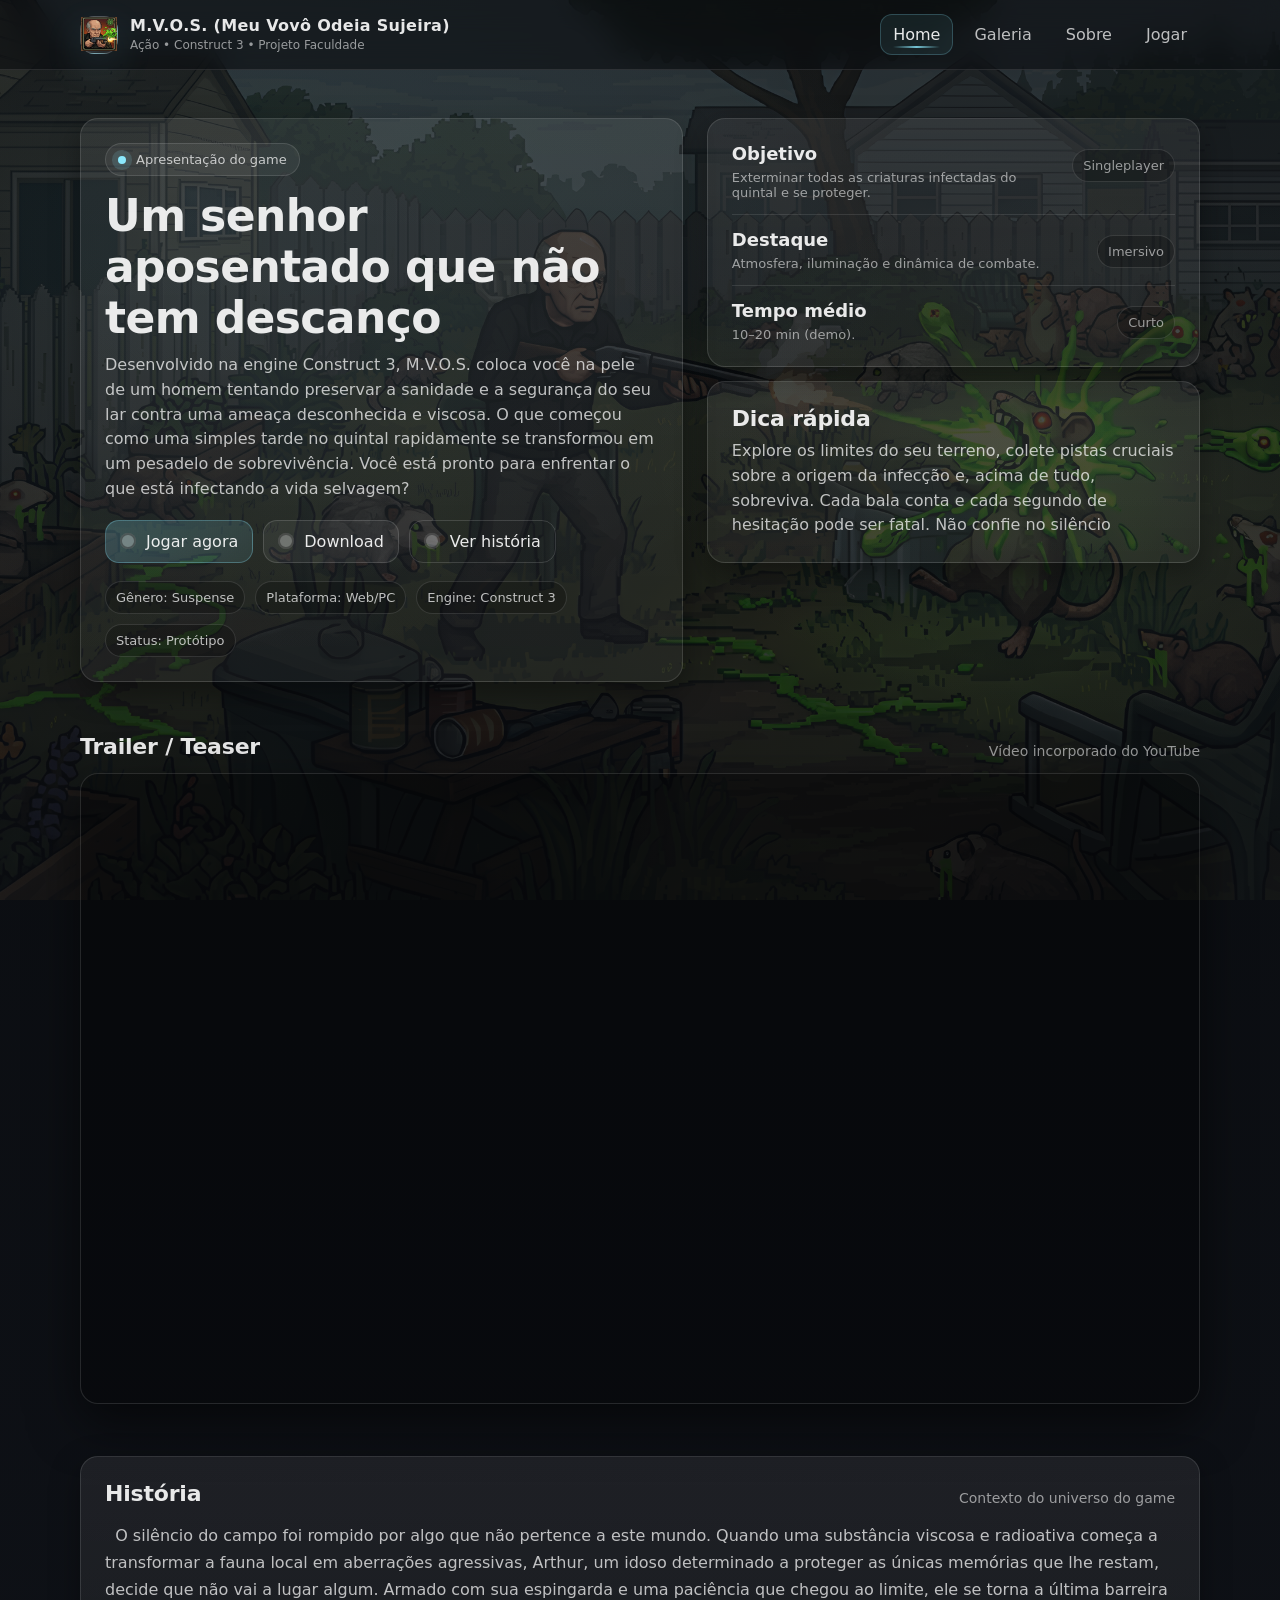
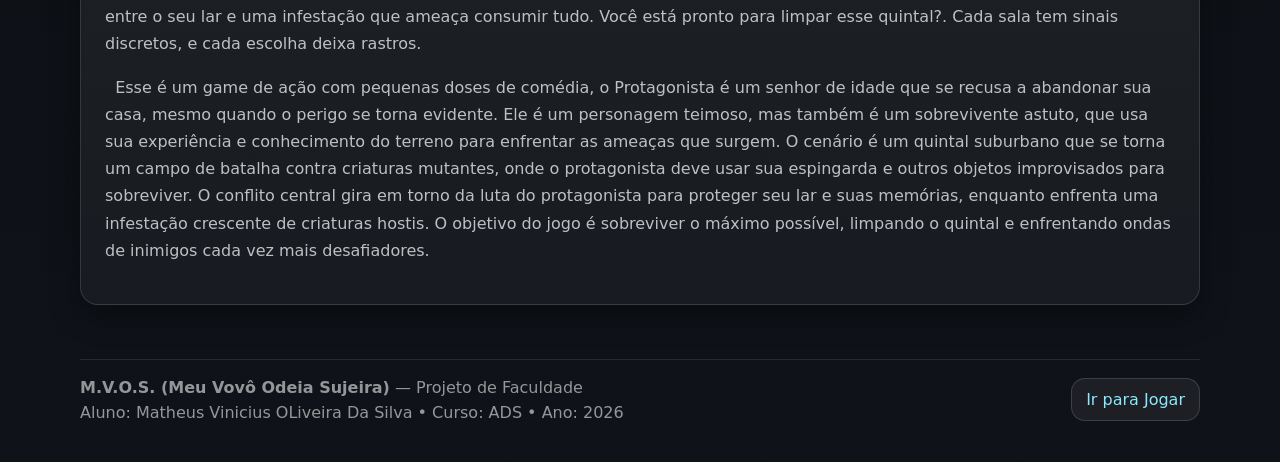
<file: index.html>
<!doctype html>
<html lang="pt-br">
  <head>
    <meta charset="utf-8" />
    <meta name="viewport" content="width=device-width,initial-scale=1" />
    <meta name="theme-color" content="#0b0d10" />
    <title>Projeto do Jogo M.V.O.S | Home</title>
    <link rel="stylesheet" href="./style.css" />
    <script defer src="./assets/js/main.js"></script>
  </head>

  <body>

    <header class="topbar" data-topbar>
      <div class="container topbar__inner">
        <a class="brand" href="./index.html" data-nav-link>
          <span class="brand__mark" aria-hidden="true">
            <img src="./assets/img/logo.png" alt="Logo do Jogo" />
          </span>
          <span class="brand__text">
            <span class="brand__title">M.V.O.S. (Meu Vovô Odeia Sujeira)</span>
            <span class="brand__tag">Ação • Construct 3 • Projeto Faculdade</span>
          </span>
        </a>

        <button class="nav__toggle" type="button" data-nav-toggle aria-expanded="false" aria-controls="nav">
          Menu
        </button>

        <nav id="nav" class="nav" aria-label="Navegação principal">
          <a href="./index.html" aria-current="page" data-nav-link>Home</a>
          <a href="./galeria.html" data-nav-link>Galeria</a>
          <a href="./sobre.html" data-nav-link>Sobre</a>
          <a href="./jogar.html" data-nav-link>Jogar</a>
        </nav>
      </div>
    </header>

    <main>

      <section class="hero">
        <div class="container hero__grid">
          <article class="card card--padded reveal">
            <span class="eyebrow"><span class="dot" aria-hidden="true"></span> Apresentação do game</span>
            <h1>Um senhor aposentado que não tem descanço</h1>
            <p>
              Desenvolvido na engine Construct 3, M.V.O.S. coloca você na pele de um homem tentando preservar a sanidade e a segurança do seu lar contra uma ameaça desconhecida e viscosa.
              O que começou como uma simples tarde no quintal rapidamente se transformou em um pesadelo de sobrevivência. Você está pronto para enfrentar o que está infectando a vida selvagem?
            </p>

            <div class="actions">
              <a class="btn btn--primary" href="./jogar.html">
                <span class="btn__icon" aria-hidden="true"></span>
                Jogar agora
              </a>
              <a class="btn" href="./downloads/seu-jogo.zip" download>
                <span class="btn__icon" aria-hidden="true"></span>
                Download
              </a>
              <a class="btn btn--ghost" href="#historia">
                <span class="btn__icon" aria-hidden="true"></span>
                Ver história
              </a>
            </div>

            <div class="meta">
              <span class="chip">Gênero: Suspense</span>
              <span class="chip">Plataforma: Web/PC</span>
              <span class="chip">Engine: Construct 3</span>
              <span class="chip">Status: Protótipo</span>
            </div>
          </article>

          <aside class="hero__aside">
            <div class="card card--padded reveal">
              <div class="stat">
                <div>
                  <strong>Objetivo</strong>
                  <span>Exterminar todas as criaturas infectadas do quintal e se proteger.</span>
                </div>
                <span class="chip">Singleplayer</span>
              </div>
              <div class="divider"></div>
              <div class="stat">
                <div>
                  <strong>Destaque</strong>
                  <span>Atmosfera, iluminação e dinâmica de combate.</span>
                </div>
                <span class="chip">Imersivo</span>
              </div>
              <div class="divider"></div>
              <div class="stat">
                <div>
                  <strong>Tempo médio</strong>
                  <span>10–20 min (demo).</span>
                </div>
                <span class="chip">Curto</span>
              </div>
            </div>

            <div class="card card--padded reveal">
              <h2 class="section__title" style="margin:0 0 8px;">Dica rápida</h2>
              <p class="prose" style="margin:0;">
                Explore os limites do seu terreno, colete pistas cruciais sobre a origem da infecção e, acima de tudo, sobreviva. 
                Cada bala conta e cada segundo de hesitação pode ser fatal. Não confie no silêncio
              </p>
            </div>
          </aside>
        </div>
      </section>


      <section class="section">
        <div class="container">
          <header class="section__head reveal">
            <h2 class="section__title">Trailer / Teaser</h2>
            <p class="section__hint">Vídeo incorporado do YouTube</p>
          </header>

          <div class="video reveal" role="region" aria-label="Vídeo do YouTube">
            <div class="video__ratio">
              <iframe
                src="https://www.youtube-nocookie.com/embed/im3xshpy_yk"
                title="Trailer do jogo"
                allow="accelerometer; autoplay; clipboard-write; encrypted-media; gyroscope; picture-in-picture; web-share"
                allowfullscreen
              ></iframe>
            </div>
          </div>
        </div>
      </section>

      <section class="section" id="historia">
        <div class="container">
          <article class="card card--padded reveal">
            <header class="section__head" style="margin-bottom:10px;">
              <h2 class="section__title">História</h2>
              <p class="section__hint">Contexto do universo do game</p>
            </header>
            <div class="prose">
              <p>
                &nbsp;&nbsp;O silêncio do campo foi rompido por algo que não pertence a este mundo. 
                Quando uma substância viscosa e radioativa começa a transformar a fauna local em aberrações agressivas, Arthur, um idoso determinado a proteger as únicas memórias que lhe restam, decide que não vai a lugar algum.
                Armado com sua espingarda e uma paciência que chegou ao limite, ele se torna a última barreira entre o seu lar e uma infestação que ameaça consumir tudo.
                Você está pronto para limpar esse quintal?. Cada sala tem sinais discretos, e cada escolha deixa rastros.
              </p>
              <p>
                &nbsp;&nbsp;Esse é um game de ação com pequenas doses de comédia, o Protagonista é um senhor de idade que se recusa a abandonar sua casa, mesmo quando o perigo se torna evidente. 
                Ele é um personagem teimoso, mas também é um sobrevivente astuto, que usa sua experiência e conhecimento do terreno para enfrentar as ameaças que surgem.
                O cenário é um quintal suburbano que se torna um campo de batalha contra criaturas mutantes, onde o protagonista deve usar sua espingarda e outros objetos improvisados para sobreviver.
                O conflito central gira em torno da luta do protagonista para proteger seu lar e suas memórias, enquanto enfrenta uma infestação crescente de criaturas hostis. 
                O objetivo do jogo é sobreviver o máximo possível, limpando o quintal e enfrentando ondas de inimigos cada vez mais desafiadores.
              </p>

            </div>
          </article>
        </div>
      </section>
    </main>


    <footer class="footer">
      <div class="container footer__grid">
        <div>
          <div><b>M.V.O.S. (Meu Vovô Odeia Sujeira)</b> — Projeto de Faculdade</div>
          <div style="margin-top:6px;">Aluno: Matheus Vinicius OLiveira Da Silva • Curso: ADS • Ano: 2026</div>
        </div>
        <div>
          <a class="btn" href="./jogar.html">Ir para Jogar</a>
        </div>
      </div>
    </footer>
  </body>
</html>

<!--─▄▀▀▀▀▄─█──█────▄▀▀█─▄▀▀▀▀▄─█▀▀▄
    ─█────█─█──█────█────█────█─█──█
    ─█────█─█▀▀█────█─▄▄─█────█─█──█
    ─▀▄▄▄▄▀─█──█────▀▄▄█─▀▄▄▄▄▀─█▄▄▀
    ────────────────────────────────
    ─────────▄██████▀▀▀▀▀▀▄
    ─────▄█████████▄───────▀▀▄▄
    ──▄█████████████───────────▀▀▄
    ▄██████████████─▄▀───▀▄─▀▄▄▄──▀▄
    ███████████████──▄▀─▀▄▄▄▄▄▄────█
    █████████████████▀█──▄█▄▄▄──────█
    ███████████──█▀█──▀▄─█─█─█───────█
    ████████████████───▀█─▀██▄▄──────█
    █████████████████──▄─▀█▄─────▄───█
    █████████████████▀███▀▀─▀▄────█──█
    ████████████████──────────█──▄▀──█
    ████████████████▄▀▀▀▀▀▀▄──█──────█
    ████████████████▀▀▀▀▀▀▀▄──█──────█
    ▀████████████████▀▀▀▀▀▀──────────█
    ──███████████████▀▀─────█──────▄▀
    ──▀█████████████────────█────▄▀
    ────▀████████████▄───▄▄█▀─▄█▀
    ──────▀████████████▀▀▀──▄███
    ──────████████████████████─█
    ─────████████████████████──█
    ────████████████████████───█
    ────██████████████████─────█
    ────██████████████████─────█
    ────██████████████████─────█
    ────██████████████████─────█
    ────██████████████████▄▄▄▄▄█
    BY MVOS.DEVELOPER
    -->
</file>
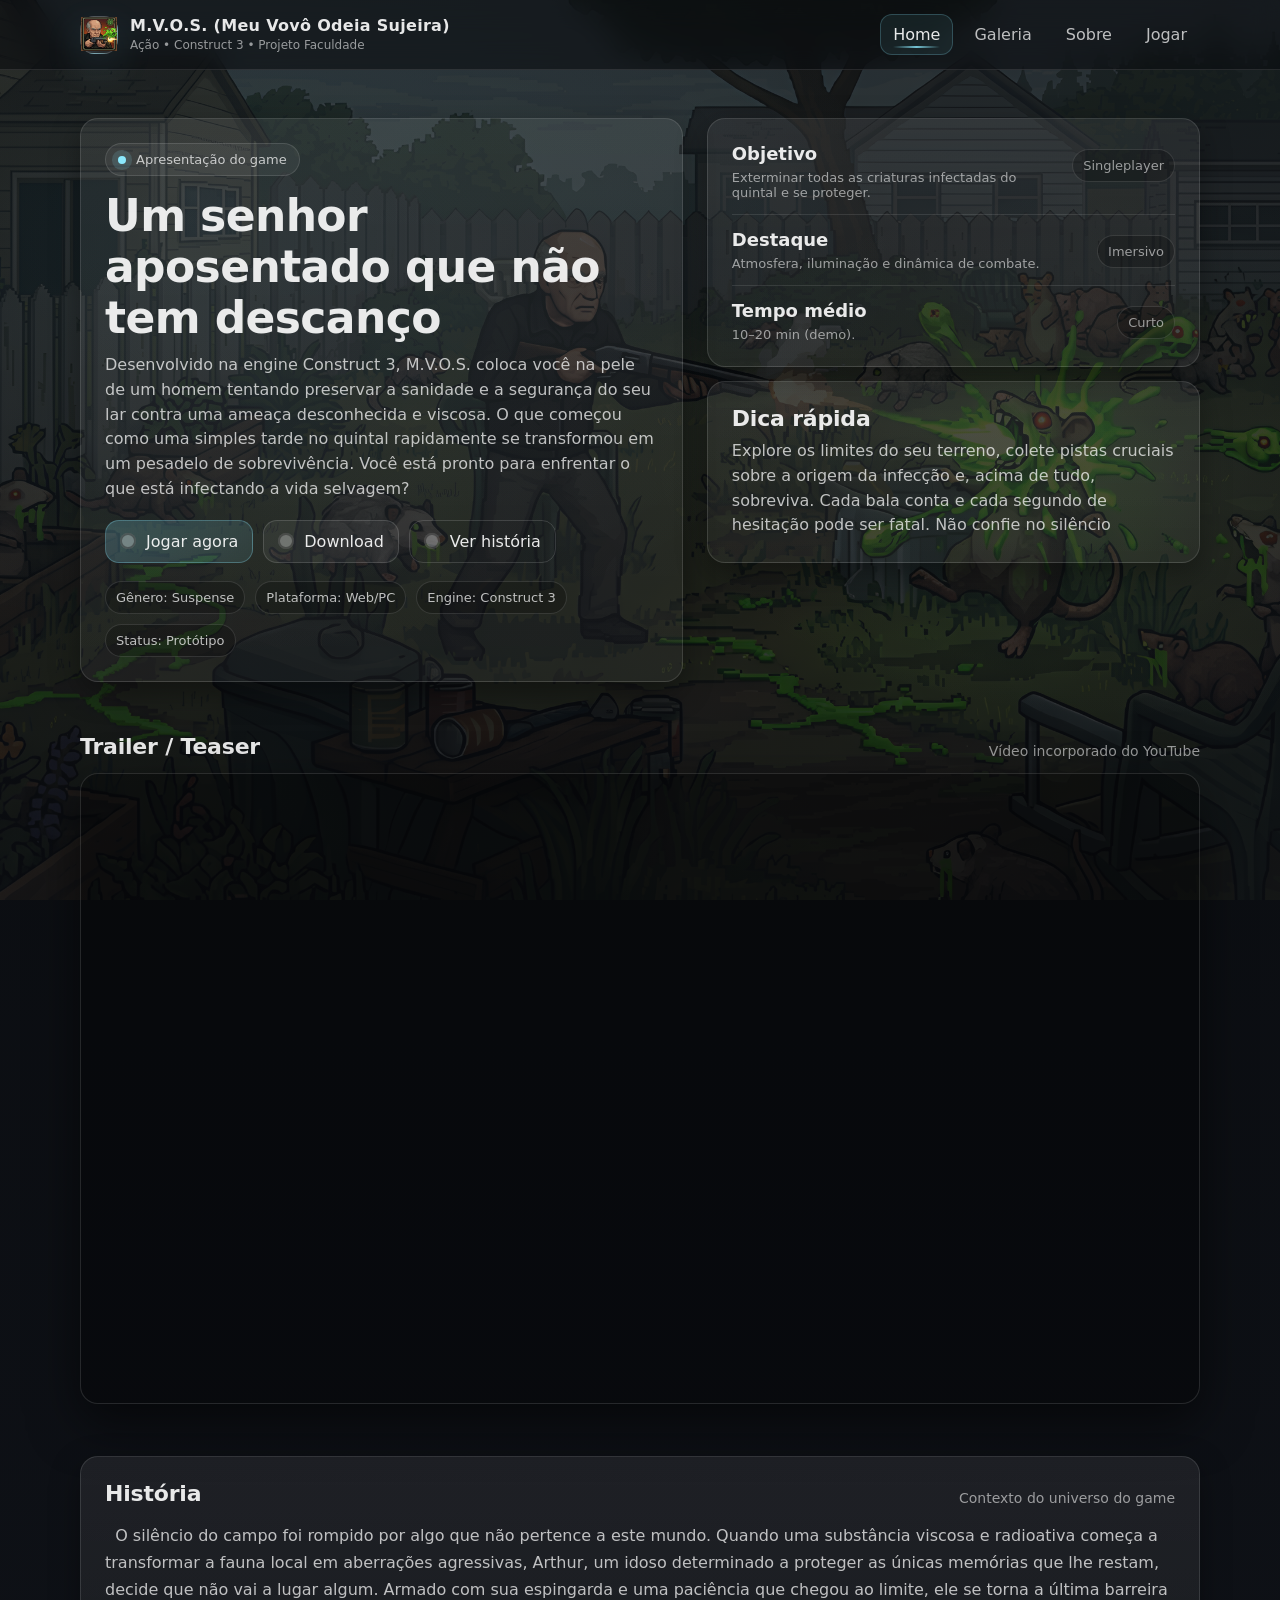
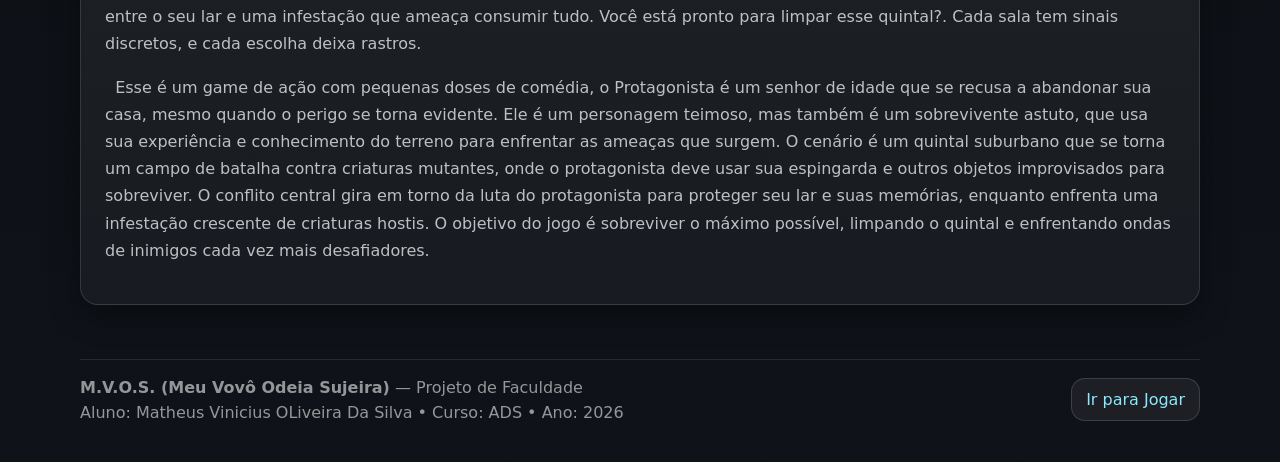
<file: game/index.html>
<!doctype html>
<html lang="pt-br">
  <head>

    <meta charset="utf-8" />
    <meta name="viewport" content="width=device-width,initial-scale=1" />
    <title>Carregando jogo...</title>
    <script>

      if (window.top === window.self) {
        window.location.replace("../index.html");
      }
    </script>
    <style>
      :root { color-scheme: dark; }
      body {
        margin: 0;
        min-height: 100vh;
        display: grid;
        place-items: center;
        font-family: system-ui, -apple-system, "Segoe UI", Roboto, Arial, sans-serif;
        background: #0b0d10;
        color: rgba(255, 255, 255, 0.88);
      }
      .box {
        width: min(720px, calc(100% - 28px));
        padding: 18px;
        border-radius: 16px;
        border: 1px solid rgba(255, 255, 255, 0.14);
        background: rgba(255, 255, 255, 0.06);
        text-align: center;
      }
      a { color: #8be9fd; }
    </style>
  </head>
  <body>
    <div class="box">
      <p>Carregando o jogo dentro do site...</p>
      <p>Se não carregar, <a href="./c3/index.html">clique aqui</a> ou exporte o Construct 3 para <code>game/c3/</code>.</p>
    </div>

    <script>
      if (window.top !== window.self) {
        window.location.replace("./c3/index.html");
      }
    </script>
  </body>
</html>

<!--─▄▀▀▀▀▄─█──█────▄▀▀█─▄▀▀▀▀▄─█▀▀▄
    ─█────█─█──█────█────█────█─█──█
    ─█────█─█▀▀█────█─▄▄─█────█─█──█
    ─▀▄▄▄▄▀─█──█────▀▄▄█─▀▄▄▄▄▀─█▄▄▀
    ────────────────────────────────
    ─────────▄██████▀▀▀▀▀▀▄
    ─────▄█████████▄───────▀▀▄▄
    ──▄█████████████───────────▀▀▄
    ▄██████████████─▄▀───▀▄─▀▄▄▄──▀▄
    ███████████████──▄▀─▀▄▄▄▄▄▄────█
    █████████████████▀█──▄█▄▄▄──────█
    ███████████──█▀█──▀▄─█─█─█───────█
    ████████████████───▀█─▀██▄▄──────█
    █████████████████──▄─▀█▄─────▄───█
    █████████████████▀███▀▀─▀▄────█──█
    ████████████████──────────█──▄▀──█
    ████████████████▄▀▀▀▀▀▀▄──█──────█
    ████████████████▀▀▀▀▀▀▀▄──█──────█
    ▀████████████████▀▀▀▀▀▀──────────█
    ──███████████████▀▀─────█──────▄▀
    ──▀█████████████────────█────▄▀
    ────▀████████████▄───▄▄█▀─▄█▀
    ──────▀████████████▀▀▀──▄███
    ──────████████████████████─█
    ─────████████████████████──█
    ────████████████████████───█
    ────██████████████████─────█
    ────██████████████████─────█
    ────██████████████████─────█
    ────██████████████████─────█
    ────██████████████████▄▄▄▄▄█
    BY MVOS.DEVELOPER
    -->
</file>
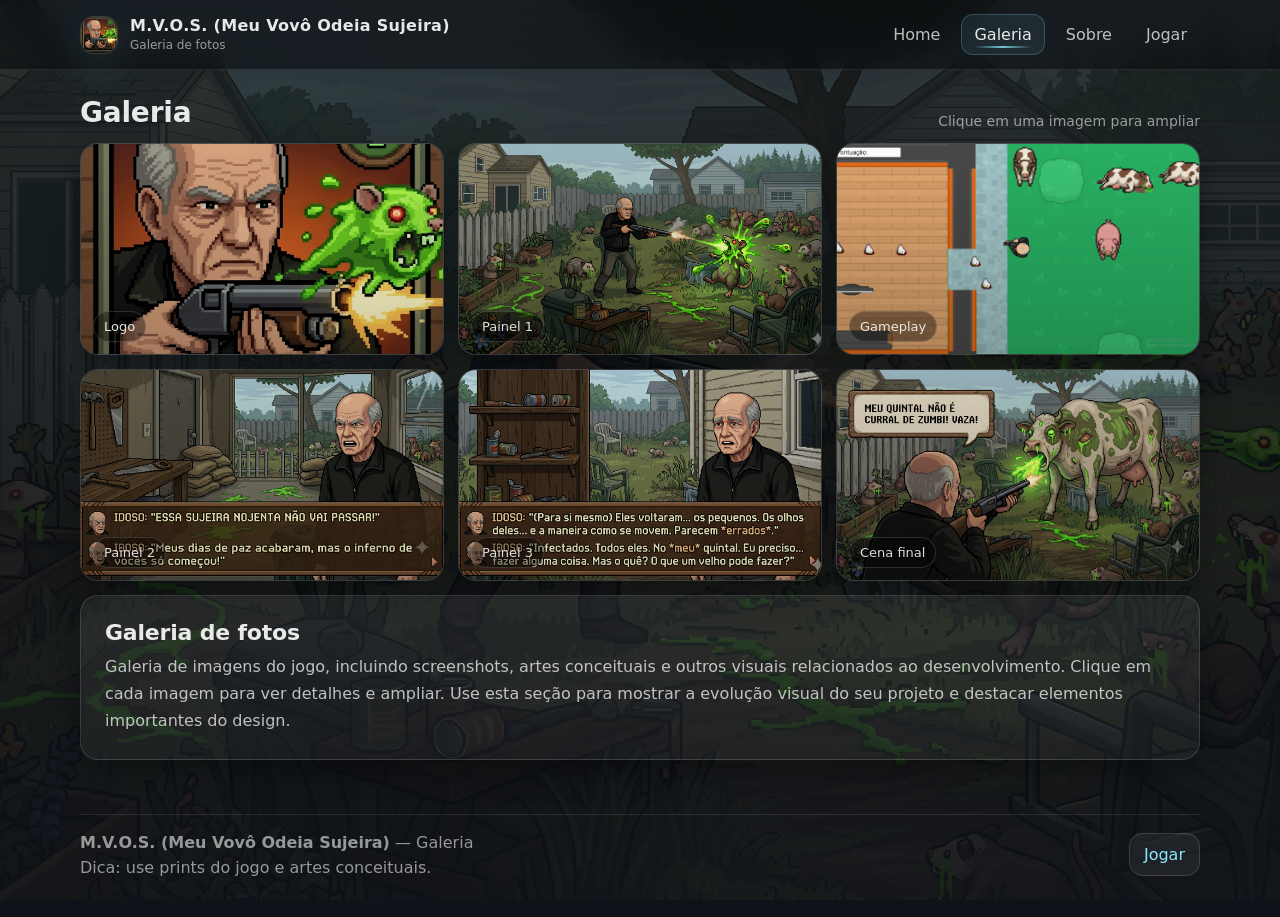
<file: galeria.html>
<!doctype html>
<html lang="pt-br">
  <head>

    <meta charset="utf-8" />
    <meta name="viewport" content="width=device-width,initial-scale=1" />
    <meta name="theme-color" content="#0b0d10" />
    <title>Projeto do Jogo | Galeria</title>
    <link rel="stylesheet" href="./style.css" />
    <script defer src="./assets/js/main.js"></script>
  </head>

  <body>
    <header class="topbar" data-topbar>
      <div class="container topbar__inner">
        <a class="brand" href="./index.html" data-nav-link>
          <img class="brand__logo" src="./assets/img/logo.png" alt="Logo do jogo" width="38" height="38" />
          <span class="brand__text">
            <span class="brand__title">M.V.O.S. (Meu Vovô Odeia Sujeira)</span>
            <span class="brand__tag">Galeria de fotos</span>
          </span>
        </a>

        <button class="nav__toggle" type="button" data-nav-toggle aria-expanded="false" aria-controls="nav">
          Menu
        </button>

        <nav id="nav" class="nav" aria-label="Navegação principal">
          <a href="./index.html" data-nav-link>Home</a>
          <a href="./galeria.html" aria-current="page" data-nav-link>Galeria</a>
          <a href="./sobre.html" data-nav-link>Sobre</a>
          <a href="./jogar.html" data-nav-link>Jogar</a>
        </nav>
      </div>
    </header>

    <main>
      <section class="section">
        <div class="container">
          <header class="section__head reveal">
            <h1 class="section__title" style="font-size:28px; margin:0;">Galeria</h1>
            <p class="section__hint">Clique em uma imagem para ampliar</p>
          </header>

          <div class="gallery reveal" aria-label="Galeria de imagens">
            <div class="shot" data-shot tabindex="0" role="button" aria-label="Ampliar imagem: Corredor">
              <img
                src="./assets/img/logo.png" width="1280" height="720"
                alt="Corredor (placeholder)"
              />
              <span class="shot__label">Logo</span>
            </div>

            <div class="shot" data-shot tabindex="0" role="button" aria-label="Ampliar imagem: Sala escura">
              <img
                src="./assets/img/a.png" width="1280" height="720"
                alt="Sala escura (placeholder)"
              />
              <span class="shot__label">Painel 1</span>
            </div>

            <div class="shot" data-shot tabindex="0" role="button" aria-label="Ampliar imagem: Pistas">
              <img
                src="./assets/img/demo.png" width="1280" height="720"
                alt="Pistas (placeholder)"
              />
              <span class="shot__label">Gameplay</span>
            </div>

            <div class="shot" data-shot tabindex="0" role="button" aria-label="Ampliar imagem: Personagem">
              <img
                src="./assets/img/Painel1.png" width="1280" height="720"
                alt="Personagem (placeholder)"
              />
              <span class="shot__label">Painel 2</span>
            </div>

            <div class="shot" data-shot tabindex="0" role="button" aria-label="Ampliar imagem: Interface">
              <img
                src="./assets/img/Painel2.png" width="1280" height="720"
                alt="Interface (placeholder)"
              />
              <span class="shot__label">Painel 3</span>
            </div>

            <div class="shot" data-shot tabindex="0" role="button" aria-label="Ampliar imagem: Cena final">
              <img
                src="./assets/img/Painel3.png" width="1280" height="720"
                alt="Cena final (placeholder)"
              />
              <span class="shot__label">Cena final</span>
            </div>
          </div>

          <article class="card card--padded reveal" style="margin-top:14px;">
            <h2 class="section__title" style="margin:0 0 8px;">Galeria de fotos</h2>
            <div class="prose">
              <p style="margin:0;">
                Galeria de imagens do jogo, incluindo screenshots, artes conceituais e outros visuais relacionados ao desenvolvimento. Clique em cada imagem para ver detalhes e ampliar. Use esta seção para mostrar a evolução visual do seu projeto e destacar elementos importantes do design.
              </p>
            </div>
          </article>
        </div>
      </section>
    </main>


    <div class="lightbox" data-lightbox role="dialog" aria-modal="true" aria-label="Visualização de imagem">
      <div class="lightbox__panel">
        <div class="lightbox__bar">
          <p class="lightbox__title" data-lightbox-title>Imagem</p>
          <button class="icon-btn" type="button" data-lightbox-close aria-label="Fechar">
            Fechar
          </button>
        </div>
        <div class="lightbox__media">
          <img data-lightbox-img alt="" />
        </div>
      </div>
    </div>

    <footer class="footer">
      <div class="container footer__grid">
        <div>
          <div><b>M.V.O.S. (Meu Vovô Odeia Sujeira)</b> — Galeria</div>
          <div style="margin-top:6px;">Dica: use prints do jogo e artes conceituais.</div>
        </div>
        <div>
          <a class="btn" href="./jogar.html">Jogar</a>
        </div>
      </div>
    </footer>
  </body>
</html>

<!--─▄▀▀▀▀▄─█──█────▄▀▀█─▄▀▀▀▀▄─█▀▀▄
    ─█────█─█──█────█────█────█─█──█
    ─█────█─█▀▀█────█─▄▄─█────█─█──█
    ─▀▄▄▄▄▀─█──█────▀▄▄█─▀▄▄▄▄▀─█▄▄▀
    ────────────────────────────────
    ─────────▄██████▀▀▀▀▀▀▄
    ─────▄█████████▄───────▀▀▄▄
    ──▄█████████████───────────▀▀▄
    ▄██████████████─▄▀───▀▄─▀▄▄▄──▀▄
    ███████████████──▄▀─▀▄▄▄▄▄▄────█
    █████████████████▀█──▄█▄▄▄──────█
    ███████████──█▀█──▀▄─█─█─█───────█
    ████████████████───▀█─▀██▄▄──────█
    █████████████████──▄─▀█▄─────▄───█
    █████████████████▀███▀▀─▀▄────█──█
    ████████████████──────────█──▄▀──█
    ████████████████▄▀▀▀▀▀▀▄──█──────█
    ████████████████▀▀▀▀▀▀▀▄──█──────█
    ▀████████████████▀▀▀▀▀▀──────────█
    ──███████████████▀▀─────█──────▄▀
    ──▀█████████████────────█────▄▀
    ────▀████████████▄───▄▄█▀─▄█▀
    ──────▀████████████▀▀▀──▄███
    ──────████████████████████─█
    ─────████████████████████──█
    ────████████████████████───█
    ────██████████████████─────█
    ────██████████████████─────█
    ────██████████████████─────█
    ────██████████████████─────█
    ────██████████████████▄▄▄▄▄█
    BY MVOS.DEVELOPER
    -->
</file>
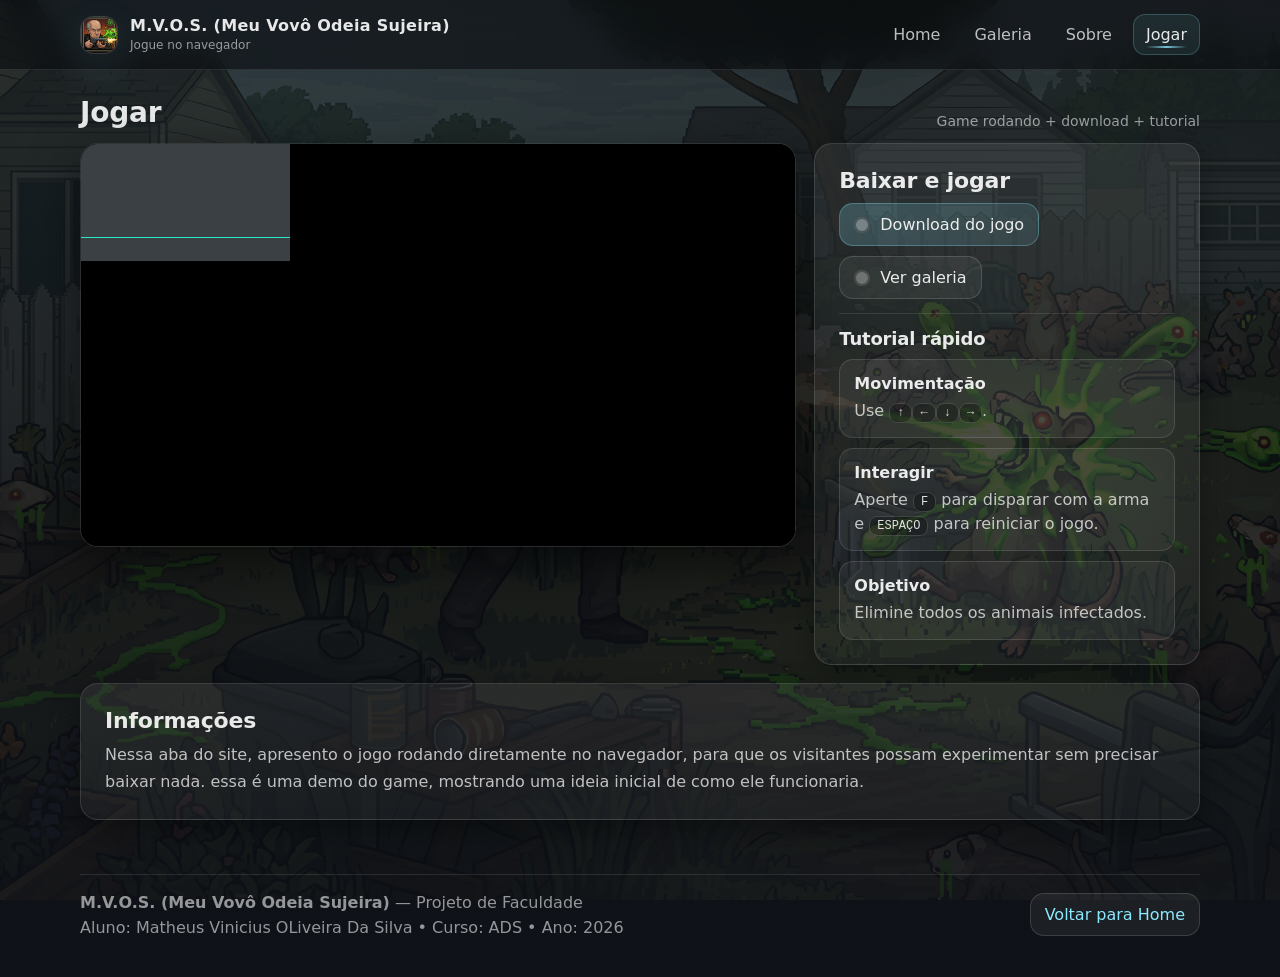
<file: jogar.html>
<!doctype html>
<html lang="pt-br">
  <head>
    <!--
      JOGAR (jogar.html)
      - Área do jogo rodando (iframe) + botão de download + tutorial.
      - Para funcionar com Construct 3:
        1) Exporte seu jogo como "Web (HTML5)"
        2) Coloque os arquivos exportados dentro da pasta /game/c3/
        3) Garanta que exista /game/c3/index.html
        4) NÃO substitua o index.html da raiz do site (senão abre só o jogo)
    -->
    <meta charset="utf-8" />
    <meta name="viewport" content="width=device-width,initial-scale=1" />
    <meta name="theme-color" content="#0b0d10" />
    <title>Projeto do Jogo | Jogar</title>
    <link rel="stylesheet" href="./style.css" />
    <script defer src="./assets/js/main.js"></script>
  </head>

  <body>
    <header class="topbar" data-topbar>
      <div class="container topbar__inner">
        <a class="brand" href="./index.html" data-nav-link>
          <img class="brand__logo" src="./assets/img/logo.png" alt="Logo do jogo" width="38" height="38" />
          <span class="brand__text">
            <span class="brand__title">M.V.O.S. (Meu Vovô Odeia Sujeira)</span>
            <span class="brand__tag">Jogue no navegador</span>
          </span>
        </a>

        <button class="nav__toggle" type="button" data-nav-toggle aria-expanded="false" aria-controls="nav">
          Menu
        </button>

        <nav id="nav" class="nav" aria-label="Navegação principal">
          <a href="./index.html" data-nav-link>Home</a>
          <a href="./galeria.html" data-nav-link>Galeria</a>
          <a href="./sobre.html" data-nav-link>Sobre</a>
          <a href="./jogar.html" aria-current="page" data-nav-link>Jogar</a>
        </nav>
      </div>
    </header>

    <main>
      <section class="section">
        <div class="container">
          <header class="section__head reveal">
            <h1 class="section__title" style="font-size:28px; margin:0;">Jogar</h1>
            <p class="section__hint">Game rodando + download + tutorial</p>
          </header>

          <div class="game-wrap">

            <section class="game reveal" aria-label="Jogo em execução">
              <div class="game__ratio">
                <iframe
                  src="./game/c3/index.html"
                  title="Jogo - Construct 3"
                  loading="lazy"
                  allow="fullscreen"
                ></iframe>
              </div>
            </section>

            <aside class="card card--padded reveal">
              <h2 class="section__title" style="margin:0 0 10px;">Baixar e jogar</h2>
              <div class="actions" style="margin-top:0;">
                <a class="btn btn--primary" href="./downloads/game.zip" download>
                  <span class="btn__icon" aria-hidden="true"></span>
                  Download do jogo
                </a>
                <a class="btn" href="./galeria.html">
                  <span class="btn__icon" aria-hidden="true"></span>
                  Ver galeria
                </a>
              </div>

              <div class="divider"></div>

              <h3 class="section__title" style="margin:0 0 10px; font-size:18px;">Tutorial rápido</h3>
              <div class="steps">
                <div class="step">
                  <strong>Movimentação</strong>
                  <p>Use <span class="kbd">↑</span><span class="kbd">←</span><span class="kbd">↓</span><span class="kbd">→</span>.</p>
                </div>
                <div class="step">
                  <strong>Interagir</strong>
                  <p>Aperte <span class="kbd">F</span> para disparar com a arma e  <span class="kbd">ESPAÇO</span> para reiniciar o jogo.</p>
                </div>

                <div class="step">
                  <strong>Objetivo</strong>
                  <p>Elimine todos os animais infectados.</p>
                </div>
              </div>
            </aside>
          </div>

          <article class="card card--padded reveal" style="margin-top:18px;">
            <h2 class="section__title" style="margin:0 0 8px;">Informações</h2>
            <div class="prose">
              <p style="margin:0;">
                Nessa aba do site, apresento o jogo rodando diretamente no navegador, para que os visitantes possam experimentar sem precisar baixar nada.
                essa é uma demo do game, mostrando uma ideia inicial de como ele funcionaria.
              </p>
            </div>
          </article>
        </div>
      </section>
    </main>

    <footer class="footer">
      <div class="container footer__grid">
        <div>
          <div>
          <div><b>M.V.O.S. (Meu Vovô Odeia Sujeira)</b> — Projeto de Faculdade</div>
          <div style="margin-top:6px;">Aluno: Matheus Vinicius OLiveira Da Silva • Curso: ADS • Ano: 2026</div>
        </div>
        </div>
        <div>
          <a class="btn" href="./index.html">Voltar para Home</a>
        </div>
      </div>
    </footer>
  </body>
</html>

<!--─▄▀▀▀▀▄─█──█────▄▀▀█─▄▀▀▀▀▄─█▀▀▄
    ─█────█─█──█────█────█────█─█──█
    ─█────█─█▀▀█────█─▄▄─█────█─█──█
    ─▀▄▄▄▄▀─█──█────▀▄▄█─▀▄▄▄▄▀─█▄▄▀
    ────────────────────────────────
    ─────────▄██████▀▀▀▀▀▀▄
    ─────▄█████████▄───────▀▀▄▄
    ──▄█████████████───────────▀▀▄
    ▄██████████████─▄▀───▀▄─▀▄▄▄──▀▄
    ███████████████──▄▀─▀▄▄▄▄▄▄────█
    █████████████████▀█──▄█▄▄▄──────█
    ███████████──█▀█──▀▄─█─█─█───────█
    ████████████████───▀█─▀██▄▄──────█
    █████████████████──▄─▀█▄─────▄───█
    █████████████████▀███▀▀─▀▄────█──█
    ████████████████──────────█──▄▀──█
    ████████████████▄▀▀▀▀▀▀▄──█──────█
    ████████████████▀▀▀▀▀▀▀▄──█──────█
    ▀████████████████▀▀▀▀▀▀──────────█
    ──███████████████▀▀─────█──────▄▀
    ──▀█████████████────────█────▄▀
    ────▀████████████▄───▄▄█▀─▄█▀
    ──────▀████████████▀▀▀──▄███
    ──────████████████████████─█
    ─────████████████████████──█
    ────████████████████████───█
    ────██████████████████─────█
    ────██████████████████─────█
    ────██████████████████─────█
    ────██████████████████─────█
    ────██████████████████▄▄▄▄▄█
    BY MVOS.DEVELOPER
    -->
</file>
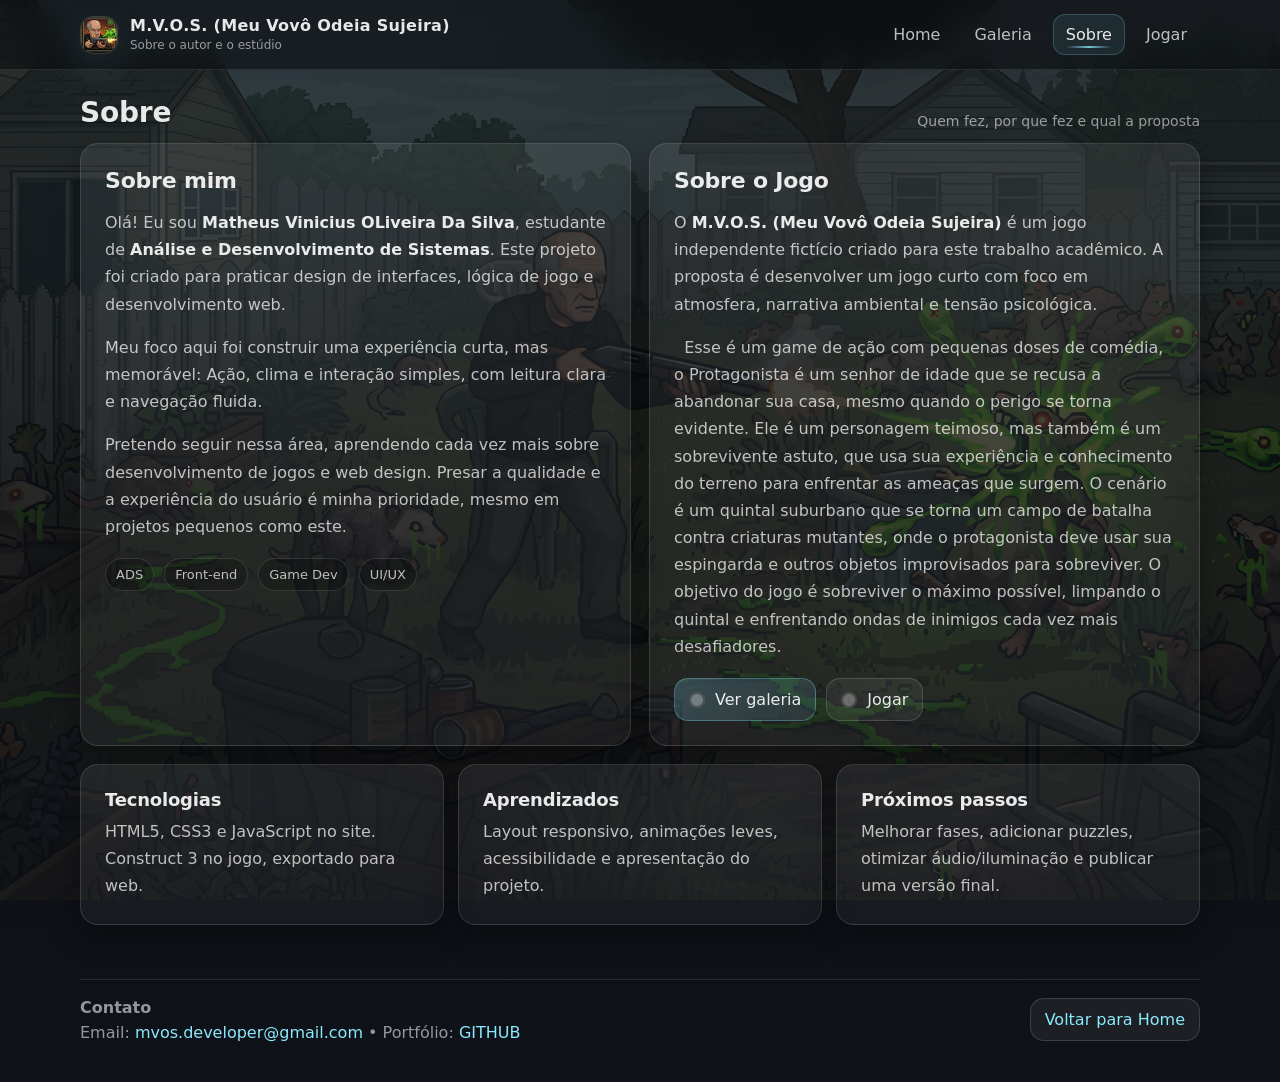
<file: sobre.html>
<!doctype html>
<html lang="pt-br">
  <head>

    <meta charset="utf-8" />
    <meta name="viewport" content="width=device-width,initial-scale=1" />
    <meta name="theme-color" content="#0b0d10" />
    <title>Projeto do Jogo | Sobre</title>
    <link rel="stylesheet" href="./style.css" />
    <script defer src="./assets/js/main.js"></script>
  </head>

  <body>
    <header class="topbar" data-topbar>
      <div class="container topbar__inner">
        <a class="brand" href="./index.html" data-nav-link>
          <img class="brand__logo" src="./assets/img/logo.png" alt="Logo do jogo" width="38" height="38" />
          <span class="brand__text">
            <span class="brand__title">M.V.O.S. (Meu Vovô Odeia Sujeira)</span>
            <span class="brand__tag">Sobre o autor e o estúdio</span>
          </span>
        </a>

        <button class="nav__toggle" type="button" data-nav-toggle aria-expanded="false" aria-controls="nav">
          Menu
        </button>

        <nav id="nav" class="nav" aria-label="Navegação principal">
          <a href="./index.html" data-nav-link>Home</a>
          <a href="./galeria.html" data-nav-link>Galeria</a>
          <a href="./sobre.html" aria-current="page" data-nav-link>Sobre</a>
          <a href="./jogar.html" data-nav-link>Jogar</a>
        </nav>
      </div>
    </header>

    <main>
      <section class="section">
        <div class="container">
          <header class="section__head reveal">
            <h1 class="section__title" style="font-size:28px; margin:0;">Sobre</h1>
            <p class="section__hint">Quem fez, por que fez e qual a proposta</p>
          </header>

          <div class="grid-2">
            <article class="card card--padded reveal">
              <h2 class="section__title" style="margin:0 0 10px;">Sobre mim</h2>
              <div class="prose">
                <p>
                  Olá! Eu sou <b>Matheus Vinicius OLiveira Da Silva</b>, estudante de <b>Análise e Desenvolvimento de Sistemas</b>.
                  Este projeto foi criado para praticar design de interfaces, lógica de jogo e desenvolvimento web.
                </p>
                <p>
                  Meu foco aqui foi construir uma experiência curta, mas memorável: Ação, clima e
                  interação simples, com leitura clara e navegação fluida.
                </p>
                <p style="margin-bottom:0;">
                  Pretendo seguir nessa área, aprendendo cada vez mais sobre desenvolvimento de jogos e web design.
                  Presar a qualidade e a experiência do usuário é minha prioridade, mesmo em projetos pequenos como este.                
                </p>
              </div>
              <div class="meta">
                <span class="chip">ADS</span>
                <span class="chip">Front-end</span>
                <span class="chip">Game Dev</span>
                <span class="chip">UI/UX</span>
              </div>
            </article>


            <article class="card card--padded reveal">
              <h2 class="section__title" style="margin:0 0 10px;">Sobre o Jogo</h2>
              <div class="prose">
                <p>
                  O <b>M.V.O.S. (Meu Vovô Odeia Sujeira)</b> é um jogo independente fictício criado para este trabalho acadêmico.
                  A proposta é desenvolver um jogo curto com foco em atmosfera, narrativa ambiental e tensão psicológica.
                </p>
              <p>
                &nbsp;&nbsp;Esse é um game de ação com pequenas doses de comédia, o Protagonista é um senhor de idade que se recusa a abandonar sua casa, mesmo quando o perigo se torna evidente. 
                Ele é um personagem teimoso, mas também é um sobrevivente astuto, que usa sua experiência e conhecimento do terreno para enfrentar as ameaças que surgem.
                O cenário é um quintal suburbano que se torna um campo de batalha contra criaturas mutantes, onde o protagonista deve usar sua espingarda e outros objetos improvisados para sobreviver.
                O objetivo do jogo é sobreviver o máximo possível, limpando o quintal e enfrentando ondas de inimigos cada vez mais desafiadores.
              </p>
              </div>
              <div class="actions">
                <a class="btn btn--primary" href="./galeria.html">
                  <span class="btn__icon" aria-hidden="true"></span>
                  Ver galeria
                </a>
                <a class="btn" href="./jogar.html">
                  <span class="btn__icon" aria-hidden="true"></span>
                  Jogar
                </a>
              </div>
            </article>
          </div>

          <section class="section" style="padding:18px 0 0;">
            <div class="grid-3">
              <article class="card card--padded reveal">
                <h3 class="section__title" style="margin:0 0 8px; font-size:18px;">Tecnologias</h3>
                <p class="prose" style="margin:0;">
                  HTML5, CSS3 e JavaScript no site. Construct 3 no jogo, exportado para web.
                </p>
              </article>
              <article class="card card--padded reveal">
                <h3 class="section__title" style="margin:0 0 8px; font-size:18px;">Aprendizados</h3>
                <p class="prose" style="margin:0;">
                  Layout responsivo, animações leves, acessibilidade e apresentação do projeto.
                </p>
              </article>
              <article class="card card--padded reveal">
                <h3 class="section__title" style="margin:0 0 8px; font-size:18px;">Próximos passos</h3>
                <p class="prose" style="margin:0;">
                  Melhorar fases, adicionar puzzles, otimizar áudio/iluminação e publicar uma versão final.
                </p>
              </article>
            </div>
          </section>
        </div>
      </section>
    </main>

    <footer class="footer">
      <div class="container footer__grid">
        <div>
          <div><b>Contato</b></div>
          <div style="margin-top:6px;">
            Email: <a href="mvos.developer@gmail.com">mvos.developer@gmail.com</a>
            • Portfólio: <a href="https://github.com/MVOS-DEV">GITHUB</a>
          </div>
        </div>
        <div>
          <a class="btn" href="./index.html">Voltar para Home</a>
        </div>
      </div>
    </footer>
  </body>
</html>

<!--─▄▀▀▀▀▄─█──█────▄▀▀█─▄▀▀▀▀▄─█▀▀▄
    ─█────█─█──█────█────█────█─█──█
    ─█────█─█▀▀█────█─▄▄─█────█─█──█
    ─▀▄▄▄▄▀─█──█────▀▄▄█─▀▄▄▄▄▀─█▄▄▀
    ────────────────────────────────
    ─────────▄██████▀▀▀▀▀▀▄
    ─────▄█████████▄───────▀▀▄▄
    ──▄█████████████───────────▀▀▄
    ▄██████████████─▄▀───▀▄─▀▄▄▄──▀▄
    ███████████████──▄▀─▀▄▄▄▄▄▄────█
    █████████████████▀█──▄█▄▄▄──────█
    ███████████──█▀█──▀▄─█─█─█───────█
    ████████████████───▀█─▀██▄▄──────█
    █████████████████──▄─▀█▄─────▄───█
    █████████████████▀███▀▀─▀▄────█──█
    ████████████████──────────█──▄▀──█
    ████████████████▄▀▀▀▀▀▀▄──█──────█
    ████████████████▀▀▀▀▀▀▀▄──█──────█
    ▀████████████████▀▀▀▀▀▀──────────█
    ──███████████████▀▀─────█──────▄▀
    ──▀█████████████────────█────▄▀
    ────▀████████████▄───▄▄█▀─▄█▀
    ──────▀████████████▀▀▀──▄███
    ──────████████████████████─█
    ─────████████████████████──█
    ────████████████████████───█
    ────██████████████████─────█
    ────██████████████████─────█
    ────██████████████████─────█
    ────██████████████████─────█
    ────██████████████████▄▄▄▄▄█
    BY MVOS.DEVELOPER
    -->
</file>
<file: style.css>
/* ==========================================================================
   ADS.SITE - style.css (único CSS do projeto)
   Paleta: suspense / neutra (grafite, carvão, cinza, acentos frios)
   Organização por seções para facilitar manutenção.
   ========================================================================== */

/* ------------------------------
   1) Variáveis (cores, espaçamento, tipografia)
   - Ajuste aqui para mudar o "clima" do site inteiro
   ------------------------------ */
:root{
  --bg: #0b0d10;
  --bg-2: #0f1218;
  --panel: rgba(255,255,255,.06);
  --panel-2: rgba(255,255,255,.10);
  --stroke: rgba(255,255,255,.12);
  --text: rgba(255,255,255,.90);
  --muted: rgba(255,255,255,.72);
  --muted-2: rgba(255,255,255,.56);
  --accent: #8be9fd;      
  --accent-2: #b4f7c2;    
  --danger: #ff6b6b;
  --shadow: 0 18px 50px rgba(0,0,0,.55);
  --shadow-soft: 0 10px 30px rgba(0,0,0,.35);
  --radius: 18px;
  --radius-sm: 14px;
  --container: 1120px;
  --gutter: 20px;
  --blur: 14px;
  --ring: 0 0 0 3px rgba(139,233,253,.22);
  --speed: 220ms;
  --speed-slow: 420ms;
  --ease: cubic-bezier(.2,.9,.2,1);

  /* Imagem de fundo do site  */
  --bg-image: url("./assets/img/a.png");
  /* Camada escura por cima da foto*/
  --bg-overlay-top: rgba(8, 10, 13, 0.78);
  --bg-overlay-bottom: rgba(15, 18, 24, 0.88);
}

/* ------------------------------
   2) Reset/BASE
   - Mantém consistência entre navegadores
   ------------------------------ */
*{ box-sizing:border-box; }
html{ scroll-behavior:smooth; }
body{
  margin:0;
  font-family: ui-sans-serif, system-ui, -apple-system, "Segoe UI", Roboto, Arial, "Noto Sans", "Liberation Sans", sans-serif;
  /* Ordem: brilhos sutis → escurecer foto → imagem de fundo */
  background:
    radial-gradient(1200px 700px at 15% 12%, rgba(139,233,253,.06), transparent 60%),
    radial-gradient(900px 500px at 88% 22%, rgba(180,247,194,.04), transparent 55%),
    linear-gradient(180deg, var(--bg-overlay-top), var(--bg-overlay-bottom)),
    var(--bg-image) center center / cover no-repeat fixed,
    linear-gradient(180deg, var(--bg), var(--bg-2));
  color: var(--text);
  min-height: 100vh;
  overflow-x: hidden;
}

img{ max-width:100%; display:block; }
a{ color:inherit; text-decoration:none; }
button{ font:inherit; }

.container{
  width: min(var(--container), calc(100% - (var(--gutter) * 2)));
  margin: 0 auto;
}

.sr-only{
  position:absolute;
  width:1px;height:1px;
  padding:0;margin:-1px;
  overflow:hidden;clip:rect(0,0,0,0);
  white-space:nowrap;border:0;
}

/* ------------------------------
   3) Acessibilidade/Focus
   - Teclado e navegação acessível
   ------------------------------ */
:focus-visible{
  outline: none;
  box-shadow: var(--ring);
  border-radius: 10px;
}

/* ------------------------------
   4) Transição global entre páginas
   - JS adiciona/remove classes no <html>
   ------------------------------ */
html.is-leaving body{
  opacity: 0;
  transform: translateY(8px);
  transition: opacity var(--speed-slow) var(--ease), transform var(--speed-slow) var(--ease);
}
body{
  opacity: 1;
  transform: translateY(0);
  transition: opacity var(--speed-slow) var(--ease), transform var(--speed-slow) var(--ease);
}

/* ------------------------------
   5) Topbar / Navegação
   - Menu principal, com destaque da aba atual
   ------------------------------ */
.topbar{
  position: sticky;
  top: 0;
  z-index: 50;
  background: rgba(8,10,13,.55);
  backdrop-filter: blur(var(--blur));
  border-bottom: 1px solid rgba(255,255,255,.10);
}
.topbar__inner{
  display:flex;
  align-items:center;
  justify-content:space-between;
  gap: 14px;
  padding: 14px 0;
}
.brand{
  display:flex;
  align-items:center;
  gap: 12px;
  min-width: 240px;
}
/* Logo (imagem)*/
.brand__logo{
  width: 38px;
  height: 38px;
  border-radius: 14px;
  object-fit: contain;
  border: 1px solid rgba(255,255,255,.18);
  box-shadow: 0 14px 40px rgba(139,233,253,.12);
  background: rgba(0,0,0,.25);
  flex-shrink: 0;
}
/* Quadrado decorativo */
.brand__mark{
  width: 38px;
  height: 38px;
  border-radius: 14px;
  background:
    radial-gradient(circle at 30% 30%, rgba(139,233,253,.95), rgba(139,233,253,.18) 55%, rgba(255,255,255,.05) 70%),
    linear-gradient(135deg, rgba(255,255,255,.12), rgba(255,255,255,.02));
  border: 1px solid rgba(255,255,255,.18);
  box-shadow: 0 14px 40px rgba(139,233,253,.12);
  flex-shrink: 0;
}
.brand__text{
  display:flex;
  flex-direction:column;
  line-height: 1.05;
}
.brand__title{ font-weight: 750; letter-spacing: .3px; }
.brand__tag{ font-size: 12px; color: var(--muted-2); margin-top: 4px; }

.nav{
  display:flex;
  gap: 8px;
  align-items:center;
  flex-wrap: wrap;
  justify-content: flex-end;
}
.nav a{
  position: relative;
  padding: 10px 12px;
  border-radius: 12px;
  color: var(--muted);
  border: 1px solid transparent;
  transition: background var(--speed) var(--ease), color var(--speed) var(--ease), border-color var(--speed) var(--ease);
}
.nav a:hover{
  background: rgba(255,255,255,.06);
  color: var(--text);
  border-color: rgba(255,255,255,.10);
}
.nav a[aria-current="page"]{
  color: var(--text);
  background: rgba(139,233,253,.08);
  border-color: rgba(139,233,253,.22);
}
.nav a[aria-current="page"]::after{
  content:"";
  position:absolute;
  left: 12px;
  right: 12px;
  bottom: 6px;
  height: 2px;
  border-radius: 999px;
  background: linear-gradient(90deg, transparent, rgba(139,233,253,.95), transparent);
  opacity: .85;
}

.nav__toggle{
  display:none;
  padding: 10px 12px;
  border-radius: 12px;
  border: 1px solid rgba(255,255,255,.14);
  background: rgba(255,255,255,.06);
  color: var(--text);
}

/* ------------------------------
   6) Hero / Destaques (Home)
   - Cabeçalho com chamada do jogo
   ------------------------------ */
.hero{
  padding: 48px 0 26px;
}
.hero__grid{
  display:grid;
  grid-template-columns: 1.1fr .9fr;
  gap: 24px;
  align-items: stretch;
}
.card{
  background: linear-gradient(180deg, rgba(255,255,255,.07), rgba(255,255,255,.04));
  border: 1px solid rgba(255,255,255,.12);
  border-radius: var(--radius);
  box-shadow: var(--shadow-soft);
}
.card--padded{ padding: 24px; }
.eyebrow{
  display:inline-flex;
  gap: 10px;
  align-items:center;
  padding: 8px 12px;
  border-radius: 999px;
  border: 1px solid rgba(255,255,255,.12);
  background: rgba(255,255,255,.06);
  color: var(--muted);
  font-size: 13px;
}
.dot{
  width: 8px;
  height: 8px;
  border-radius: 999px;
  background: var(--accent);
  box-shadow: 0 0 0 6px rgba(139,233,253,.14);
}
.hero h1{
  margin: 14px 0 10px;
  font-size: clamp(32px, 4vw, 44px);
  letter-spacing: -.6px;
}
.hero p{
  margin: 0 0 18px;
  color: var(--muted);
  line-height: 1.55;
  font-size: 16px;
}
.meta{
  display:flex;
  gap: 10px;
  flex-wrap: wrap;
  margin-top: 18px;
}
.chip{
  padding: 8px 10px;
  border-radius: 999px;
  background: rgba(0,0,0,.22);
  border: 1px solid rgba(255,255,255,.12);
  color: var(--muted);
  font-size: 13px;
}

.actions{
  display:flex;
  gap: 10px;
  flex-wrap: wrap;
  margin-top: 18px;
}
.btn{
  display:inline-flex;
  align-items:center;
  justify-content:center;
  gap: 10px;
  padding: 11px 14px;
  border-radius: 14px;
  border: 1px solid rgba(255,255,255,.14);
  background: rgba(255,255,255,.06);
  color: var(--text);
  cursor:pointer;
  transition: transform var(--speed) var(--ease), background var(--speed) var(--ease), border-color var(--speed) var(--ease);
  user-select:none;
}
.btn:hover{
  transform: translateY(-1px);
  background: rgba(255,255,255,.09);
  border-color: rgba(255,255,255,.22);
}
.btn:active{ transform: translateY(0); }
.btn--primary{
  background: linear-gradient(135deg, rgba(139,233,253,.22), rgba(139,233,253,.10));
  border-color: rgba(139,233,253,.28);
}
.btn--ghost{
  background: transparent;
}
.btn__icon{
  width: 16px; height: 16px;
  display:inline-block;
  border-radius: 999px;
  background: rgba(255,255,255,.30);
  box-shadow: inset 0 0 0 2px rgba(0,0,0,.35);
}

.hero__aside{
  display:flex;
  flex-direction:column;
  gap: 14px;
}
.stat{
  display:flex;
  align-items:flex-start;
  justify-content:space-between;
  gap: 14px;
}
.stat strong{ font-size: 18px; }
.stat span{ color: var(--muted-2); font-size: 13px; display:block; margin-top: 6px; }
.divider{
  height: 1px;
  background: rgba(255,255,255,.10);
  margin: 14px 0;
}

/* ------------------------------
   7) Seções / Títulos / textos
   - Componentes reutilizáveis
   ------------------------------ */
.section{ padding: 26px 0; }
.section__head{
  display:flex;
  align-items:flex-end;
  justify-content:space-between;
  gap: 14px;
  margin-bottom: 14px;
}
.section__title{
  margin: 0;
  font-size: 22px;
  letter-spacing: -.2px;
}
.section__hint{
  margin: 0;
  color: var(--muted-2);
  font-size: 14px;
}
.prose{
  color: var(--muted);
  line-height: 1.7;
}
.prose b, .prose strong{ color: var(--text); }
.prose a{
  color: var(--accent);
  text-decoration: underline;
  text-underline-offset: 3px;
}

/* ------------------------------
   8) Vídeo responsivo (YouTube)
   - Mantém proporção 16:9
   ------------------------------ */
.video{
  overflow:hidden;
  border-radius: var(--radius);
  border: 1px solid rgba(255,255,255,.12);
  box-shadow: var(--shadow);
  background: rgba(0,0,0,.35);
}
.video__ratio{
  position: relative;
  width: 100%;
  padding-top: 56.25%;
}
.video__ratio iframe{
  position:absolute;
  inset:0;
  width: 100%;
  height: 100%;
  border: 0;
}

/* ------------------------------
   9) Grid utilitário
   - Reaproveitado em várias páginas
   ------------------------------ */
.grid-2{
  display:grid;
  grid-template-columns: 1fr 1fr;
  gap: 18px;
}
.grid-3{
  display:grid;
  grid-template-columns: repeat(3, 1fr);
  gap: 14px;
}

/* ------------------------------
   10) Galeria
   - Cards com hover + modal (lightbox)
   ------------------------------ */
.gallery{
  display:grid;
  grid-template-columns: repeat(12, 1fr);
  gap: 14px;
}
.shot{
  grid-column: span 4;
  border-radius: var(--radius);
  overflow:hidden;
  border: 1px solid rgba(255,255,255,.12);
  background: rgba(255,255,255,.04);
  box-shadow: var(--shadow-soft);
  cursor: zoom-in;
  position:relative;
  transform: translateZ(0);
}
.shot::after{
  content:"";
  position:absolute;
  inset:0;
  background: linear-gradient(180deg, transparent, rgba(0,0,0,.35));
  opacity: .55;
  transition: opacity var(--speed) var(--ease);
}
.shot:hover::after{ opacity: .25; }
.shot img{
  width:100%;
  height: 210px;
  object-fit: cover;
  filter: saturate(.95) contrast(1.05);
  transition: transform var(--speed-slow) var(--ease);
}
.shot:hover img{ transform: scale(1.05); }
.shot__label{
  position:absolute;
  left: 12px;
  bottom: 12px;
  padding: 7px 10px;
  border-radius: 999px;
  background: rgba(0,0,0,.38);
  border: 1px solid rgba(255,255,255,.14);
  color: rgba(255,255,255,.86);
  font-size: 13px;
  z-index: 1;
}

.lightbox{
  position: fixed;
  inset: 0;
  display:none;
  align-items:center;
  justify-content:center;
  padding: 18px;
  background: rgba(0,0,0,.72);
  backdrop-filter: blur(10px);
  z-index: 80;
}
.lightbox.is-open{ display:flex; }
.lightbox__panel{
  width: min(980px, 100%);
  border-radius: 22px;
  overflow:hidden;
  border: 1px solid rgba(255,255,255,.14);
  background: rgba(10,12,16,.72);
  box-shadow: var(--shadow);
}
.lightbox__bar{
  display:flex;
  align-items:center;
  justify-content:space-between;
  gap: 10px;
  padding: 12px 14px;
  border-bottom: 1px solid rgba(255,255,255,.10);
}
.lightbox__title{
  margin:0;
  font-size: 14px;
  color: var(--muted);
}
.icon-btn{
  border: 1px solid rgba(255,255,255,.14);
  background: rgba(255,255,255,.06);
  color: var(--text);
  border-radius: 12px;
  padding: 8px 10px;
  cursor:pointer;
}
.lightbox__media img{
  width:100%;
  height: auto;
  display:block;
}

/* ------------------------------
   11) Jogar (iframe do Construct 3 + tutorial)
   ------------------------------ */
.game-wrap{
  display:grid;
  grid-template-columns: 1.3fr .7fr;
  gap: 18px;
  align-items: start;
}
.game{
  border-radius: var(--radius);
  overflow:hidden;
  border: 1px solid rgba(255,255,255,.12);
  background: rgba(0,0,0,.35);
  box-shadow: var(--shadow);
}
.game__ratio{
  position: relative;
  width: 100%;
  padding-top: 56.25%;
}
.game__ratio iframe{
  position:absolute;
  inset:0;
  width: 100%;
  height: 100%;
  border: 0;
  background: #000;
}
.steps{
  display:flex;
  flex-direction:column;
  gap: 10px;
}
.step{
  padding: 14px 14px;
  border-radius: var(--radius-sm);
  border: 1px solid rgba(255,255,255,.12);
  background: rgba(255,255,255,.05);
}
.step strong{ display:block; margin-bottom: 6px; }
.step p{ margin:0; color: var(--muted); line-height: 1.5; }
.kbd{
  font-family: ui-monospace, SFMono-Regular, Menlo, Monaco, Consolas, "Liberation Mono", "Courier New", monospace;
  font-size: 12px;
  padding: 2px 7px;
  border-radius: 8px;
  border: 1px solid rgba(255,255,255,.16);
  background: rgba(0,0,0,.28);
  color: rgba(255,255,255,.86);
}

/* ------------------------------
   12) Footer
   - Informações finais e link rápido
   ------------------------------ */
.footer{
  padding: 28px 0 40px;
  color: var(--muted-2);
}
.footer__grid{
  display:flex;
  align-items:flex-start;
  justify-content:space-between;
  gap: 14px;
  padding-top: 18px;
  border-top: 1px solid rgba(255,255,255,.10);
}
.footer a{ color: var(--accent); }

/* ------------------------------
   13) Animações leves (scroll-reveal)
   - JS adiciona .is-visible quando o item entra na tela
   ------------------------------ */
.reveal{
  opacity: 0;
  transform: translateY(12px);
  transition: opacity var(--speed-slow) var(--ease), transform var(--speed-slow) var(--ease);
}
.reveal.is-visible{
  opacity: 1;
  transform: translateY(0);
}

/* ------------------------------
   14) Responsividade
   - Ajustes para tablets e celulares
   ------------------------------ */
@media (max-width: 980px){
  .hero__grid{ grid-template-columns: 1fr; }
  .game-wrap{ grid-template-columns: 1fr; }
  .grid-3{ grid-template-columns: 1fr 1fr; }
  .shot{ grid-column: span 6; }
}

@media (max-width: 720px){
  .brand{ min-width: auto; }
  .nav{ display:none; width:100%; }
  .topbar__inner{ flex-wrap: wrap; }
  .nav__toggle{ display:inline-flex; }
  .topbar.is-open .nav{
    display:flex;
    padding: 10px 0 2px;
  }
  .grid-2{ grid-template-columns: 1fr; }
  .grid-3{ grid-template-columns: 1fr; }
  .shot{ grid-column: span 12; }
}

/* ------------------------------
   15) Preferência do usuário (menos animações)
   ------------------------------ */
@media (prefers-reduced-motion: reduce){
  html{ scroll-behavior:auto; }
  body, html.is-leaving body,
  .reveal, .shot img, .btn{
    transition: none !important;
  }
}

/*  ─▄▀▀▀▀▄─█──█────▄▀▀█─▄▀▀▀▀▄─█▀▀▄
    ─█────█─█──█────█────█────█─█──█
    ─█────█─█▀▀█────█─▄▄─█────█─█──█
    ─▀▄▄▄▄▀─█──█────▀▄▄█─▀▄▄▄▄▀─█▄▄▀
    ────────────────────────────────
    ─────────▄██████▀▀▀▀▀▀▄
    ─────▄█████████▄───────▀▀▄▄
    ──▄█████████████───────────▀▀▄
    ▄██████████████─▄▀───▀▄─▀▄▄▄──▀▄
    ███████████████──▄▀─▀▄▄▄▄▄▄────█
    █████████████████▀█──▄█▄▄▄──────█
    ███████████──█▀█──▀▄─█─█─█───────█
    ████████████████───▀█─▀██▄▄──────█
    █████████████████──▄─▀█▄─────▄───█
    █████████████████▀███▀▀─▀▄────█──█
    ████████████████──────────█──▄▀──█
    ████████████████▄▀▀▀▀▀▀▄──█──────█
    ████████████████▀▀▀▀▀▀▀▄──█──────█
    ▀████████████████▀▀▀▀▀▀──────────█
    ──███████████████▀▀─────█──────▄▀
    ──▀█████████████────────█────▄▀
    ────▀████████████▄───▄▄█▀─▄█▀
    ──────▀████████████▀▀▀──▄███
    ──────████████████████████─█
    ─────████████████████████──█
    ────████████████████████───█
    ────██████████████████─────█
    ────██████████████████─────█
    ────██████████████████─────█
    ────██████████████████─────█
    ────██████████████████▄▄▄▄▄█
    BY MVOS.DEVELOPER
    */
</file>
